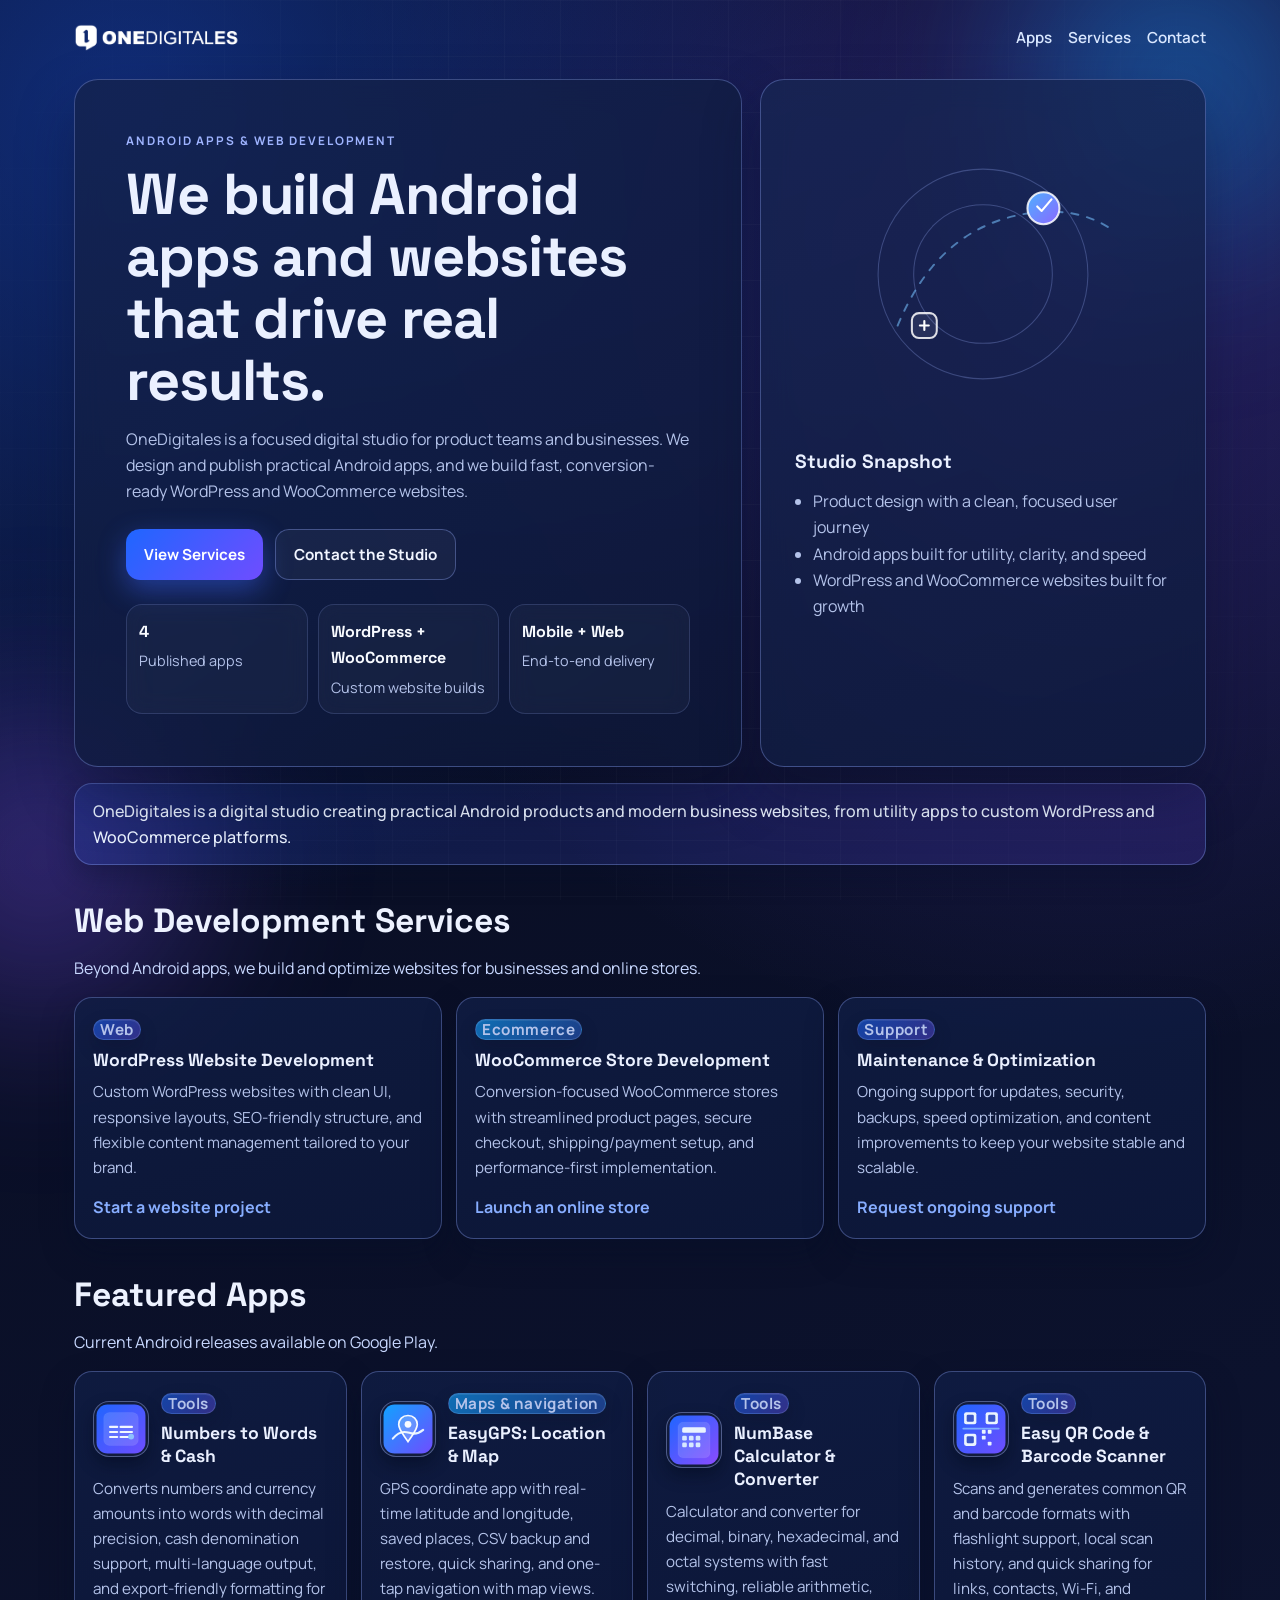
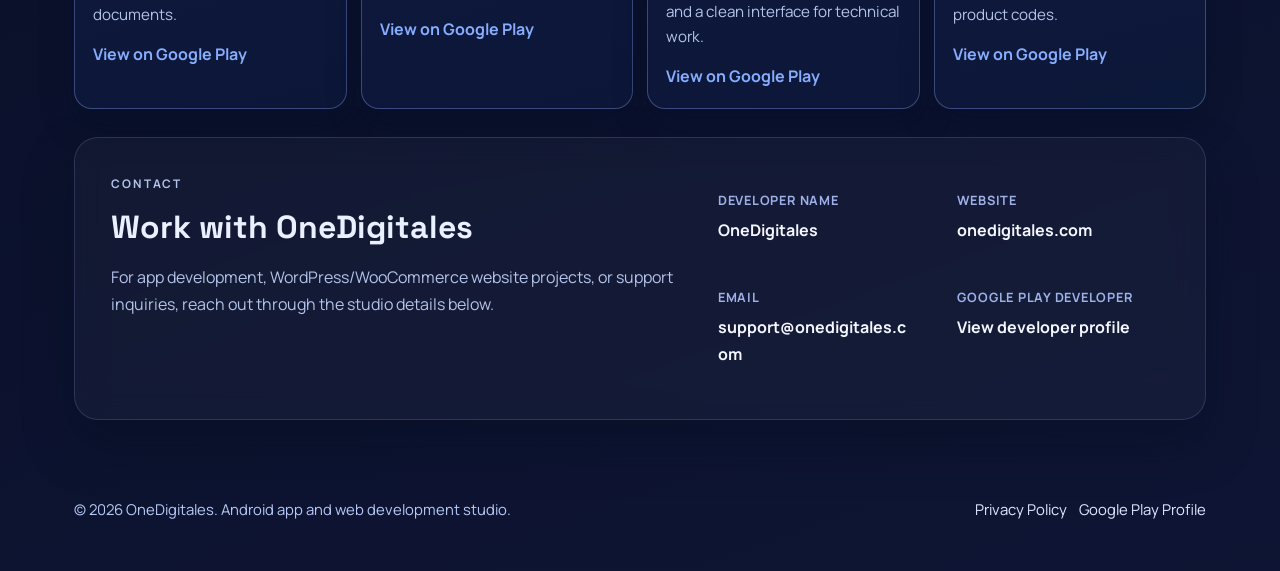
<file: index.html>
<!doctype html>
<html lang="en">

<head>
    <meta charset="UTF-8" />
    <meta name="viewport" content="width=device-width, initial-scale=1.0" />
    <meta name="description"
        content="OneDigitales is a digital product studio building Android apps and custom WordPress/WooCommerce websites with practical UX and growth-focused execution." />
    <title>OneDigitales | Android Apps &amp; Web Development</title>
    <link rel="preconnect" href="https://fonts.googleapis.com" />
    <link rel="preconnect" href="https://fonts.gstatic.com" crossorigin />
    <link
        href="https://fonts.googleapis.com/css2?family=Manrope:wght@400;500;600;700;800&family=Space+Grotesk:wght@500;600;700&display=swap"
        rel="stylesheet" />
    <link rel="icon" type="image/png" href="assets/images/Favicon.png" />
    <link rel="stylesheet" href="assets/css/styles.css" />
</head>

<body>
    <div class="site-bg" aria-hidden="true"></div>
    <div class="aurora aurora-one" aria-hidden="true"></div>
    <div class="aurora aurora-two" aria-hidden="true"></div>

    <header class="topbar">
        <a class="brand" href="index.html" aria-label="OneDigitales home">
            <img src="assets/images/Logo.png" alt="OneDigitales logo" width="150" height="24" />
        </a>
        <nav class="nav nav-desktop">
            <a href="#apps">Apps</a>
            <a href="#services">Services</a>
            <a href="#contact">Contact</a>
        </nav>
        <details class="nav-toggle">
            <summary aria-label="Open navigation menu">
                <span></span>
                <span></span>
                <span></span>
            </summary>
            <nav class="nav nav-mobile" aria-label="Mobile navigation">
                <a href="#apps">Apps</a>
                <a href="#services">Services</a>
                <a href="#contact">Contact</a>
            </nav>
        </details>
    </header>

    <main>
        <section class="hero">
            <div class="hero-copy-wrap">
                <p class="eyebrow">Android Apps &amp; Web Development</p>
                <h1>We build Android apps and websites that drive real results.</h1>
                <p class="hero-copy">
                    OneDigitales is a focused digital studio for product teams and businesses. We design and publish
                    practical Android apps, and we build fast, conversion-ready WordPress and WooCommerce websites.
                </p>
                <div class="hero-actions">
                    <a class="btn btn-primary" href="#services">View Services</a>
                    <a class="btn btn-secondary" href="#contact">Contact the Studio</a>
                </div>
                <div class="hero-metrics" aria-label="studio highlights">
                    <div>
                        <strong>4</strong>
                        <span>Published apps</span>
                    </div>
                    <div>
                        <strong>WordPress + WooCommerce</strong>
                        <span>Custom website builds</span>
                    </div>
                    <div>
                        <strong>Mobile + Web</strong>
                        <span>End-to-end delivery</span>
                    </div>
                </div>
            </div>
            <aside class="hero-panel" aria-label="developer highlights">
                <div class="hero-art" aria-hidden="true">
                    <svg class="orbit-svg" viewBox="0 0 360 360" role="presentation" focusable="false">
                        <defs>
                            <linearGradient id="orbit-gradient" x1="0%" y1="0%" x2="100%" y2="100%">
                                <stop offset="0%" stop-color="#4fb0ff" />
                                <stop offset="100%" stop-color="#8b67ff" />
                            </linearGradient>
                        </defs>
                        <circle class="orbit-ring orbit-ring-one" cx="180" cy="180" r="118" />
                        <circle class="orbit-ring orbit-ring-two" cx="180" cy="180" r="78" />
                        <path class="orbit-path" d="M84 238C115 163 165 120 236 111c33-4 63 2 86 17" />
                        <g class="orbit-node orbit-node-one">
                            <circle cx="0" cy="0" r="18" fill="url(#orbit-gradient)" />
                            <path d="M-7 -2l5 5 11-13" />
                        </g>
                        <g class="orbit-node orbit-node-two">
                            <rect x="-14" y="-14" width="28" height="28" rx="8" fill="rgba(255,255,255,0.08)" />
                            <path d="M-5 0h10M0 -5v10" />
                        </g>
                    </svg>
                </div>
                <h2>Studio Snapshot</h2>
                <ul>
                    <li>Product design with a clean, focused user journey</li>
                    <li>Android apps built for utility, clarity, and speed</li>
                    <li>WordPress and WooCommerce websites built for growth</li>
                </ul>
            </aside>
        </section>

        <section id="about" class="studio-strip" aria-label="about OneDigitales studio">
            <p>
                OneDigitales is a digital studio creating practical Android products and modern business websites,
                from utility apps to custom WordPress and WooCommerce platforms.
            </p>
        </section>

        <section id="services" class="apps-section" aria-label="OneDigitales services">
            <div class="section-head">
                <h2>Web Development Services</h2>
                <p>Beyond Android apps, we build and optimize websites for businesses and online stores.</p>
            </div>

            <div class="app-grid">
                <article class="app-card">
                    <div class="app-head">
                        <div>
                            <p class="app-tag app-tag-tools">Web</p>
                            <h3>WordPress Website Development</h3>
                        </div>
                    </div>
                    <p>
                        Custom WordPress websites with clean UI, responsive layouts, SEO-friendly structure,
                        and flexible content management tailored to your brand.
                    </p>
                    <a href="#contact">Start a website project</a>
                </article>

                <article class="app-card">
                    <div class="app-head">
                        <div>
                            <p class="app-tag app-tag-maps">Ecommerce</p>
                            <h3>WooCommerce Store Development</h3>
                        </div>
                    </div>
                    <p>
                        Conversion-focused WooCommerce stores with streamlined product pages, secure checkout,
                        shipping/payment setup, and performance-first implementation.
                    </p>
                    <a href="#contact">Launch an online store</a>
                </article>

                <article class="app-card">
                    <div class="app-head">
                        <div>
                            <p class="app-tag app-tag-tools">Support</p>
                            <h3>Maintenance &amp; Optimization</h3>
                        </div>
                    </div>
                    <p>
                        Ongoing support for updates, security, backups, speed optimization,
                        and content improvements to keep your website stable and scalable.
                    </p>
                    <a href="#contact">Request ongoing support</a>
                </article>
            </div>
        </section>

        <section id="apps" class="apps-section">
            <div class="section-head">
                <h2>Featured Apps</h2>
                <p>Current Android releases available on Google Play.</p>
            </div>

            <div class="app-grid">
                <article class="app-card">
                    <div class="app-head">
                        <img class="app-icon" src="assets/images/app-numbers-placeholder.svg"
                            alt="Numbers to Words and Cash icon placeholder" width="56" height="56" />
                        <div>
                            <p class="app-tag app-tag-tools">Tools</p>
                            <h3>Numbers to Words &amp; Cash</h3>
                        </div>
                    </div>
                    <p>
                        Converts numbers and currency amounts into words with decimal precision, cash denomination
                        support, multi-language output, and export-friendly formatting for documents.
                    </p>
                    <a href="https://play.google.com/store/apps/details?id=com.onedigitales.numberstowords"
                        target="_blank" rel="noopener noreferrer">View on Google Play</a>
                </article>

                <article class="app-card">
                    <div class="app-head">
                        <img class="app-icon" src="assets/images/app-gps-placeholder.svg"
                            alt="EasyGPS app icon placeholder" width="56" height="56" />
                        <div>
                            <p class="app-tag app-tag-maps">Maps &amp; navigation</p>
                            <h3>EasyGPS: Location &amp; Map</h3>
                        </div>
                    </div>
                    <p>
                        GPS coordinate app with real-time latitude and longitude, saved places, CSV backup and restore,
                        quick sharing, and one-tap navigation with map views.
                    </p>
                    <a href="https://play.google.com/store/apps/details?id=com.onedigitales.easygps" target="_blank"
                        rel="noopener noreferrer">View on Google Play</a>
                </article>

                <article class="app-card">
                    <div class="app-head">
                        <img class="app-icon" src="assets/images/app-numbase-placeholder.svg"
                            alt="NumBase app icon placeholder" width="56" height="56" />
                        <div>
                            <p class="app-tag app-tag-tools">Tools</p>
                            <h3>NumBase Calculator &amp; Converter</h3>
                        </div>
                    </div>
                    <p>
                        Calculator and converter for decimal, binary, hexadecimal, and octal systems with fast
                        switching, reliable arithmetic, and a clean interface for technical work.
                    </p>
                    <a href="https://play.google.com/store/apps/details?id=com.onedigitales.numbase" target="_blank"
                        rel="noopener noreferrer">View on Google Play</a>
                </article>

                <article class="app-card">
                    <div class="app-head">
                        <img class="app-icon" src="assets/images/app-qr-placeholder.svg"
                            alt="Easy QR app icon placeholder" width="56" height="56" />
                        <div>
                            <p class="app-tag app-tag-tools">Tools</p>
                            <h3>Easy QR Code &amp; Barcode Scanner</h3>
                        </div>
                    </div>
                    <p>
                        Scans and generates common QR and barcode formats with flashlight support, local scan history,
                        and quick sharing for links, contacts, Wi-Fi, and product codes.
                    </p>
                    <a href="https://play.google.com/store/apps/details?id=com.onedigitales.easyqr" target="_blank"
                        rel="noopener noreferrer">View on Google Play</a>
                </article>
            </div>
        </section>

        <section id="contact" class="contact-section" aria-label="contact OneDigitales">
            <div class="contact-card">
                <div>
                    <p class="eyebrow">Contact</p>
                    <h2>Work with OneDigitales</h2>
                    <p>
                        For app development, WordPress/WooCommerce website projects, or support inquiries,
                        reach out through the studio details below.
                    </p>
                </div>
                <div class="contact-grid">
                    <div>
                        <span>Developer Name</span>
                        <strong>OneDigitales</strong>
                    </div>
                    <div>
                        <span>Website</span>
                        <a href="https://onedigitales.com/" target="_blank"
                            rel="noopener noreferrer">onedigitales.com</a>
                    </div>
                    <div>
                        <span>Email</span>
                        <a href="mailto:support@onedigitales.com">support@onedigitales.com</a>
                    </div>
                    <div>
                        <span>Google Play Developer</span>
                        <a href="https://play.google.com/store/apps/dev?id=6471863079926662033" target="_blank"
                            rel="noopener noreferrer">View developer profile</a>
                    </div>
                </div>
            </div>
        </section>
    </main>

    <footer class="footer">
        <p>© 2026 OneDigitales. Android app and web development studio.</p>
        <div class="footer-links">
            <a href="/app-privacy-policy/">Privacy Policy</a>
            <a href="https://play.google.com/store/apps/dev?id=6471863079926662033" target="_blank"
                rel="noopener noreferrer">Google Play Profile</a>
        </div>
    </footer>
</body>

</html>
</file>
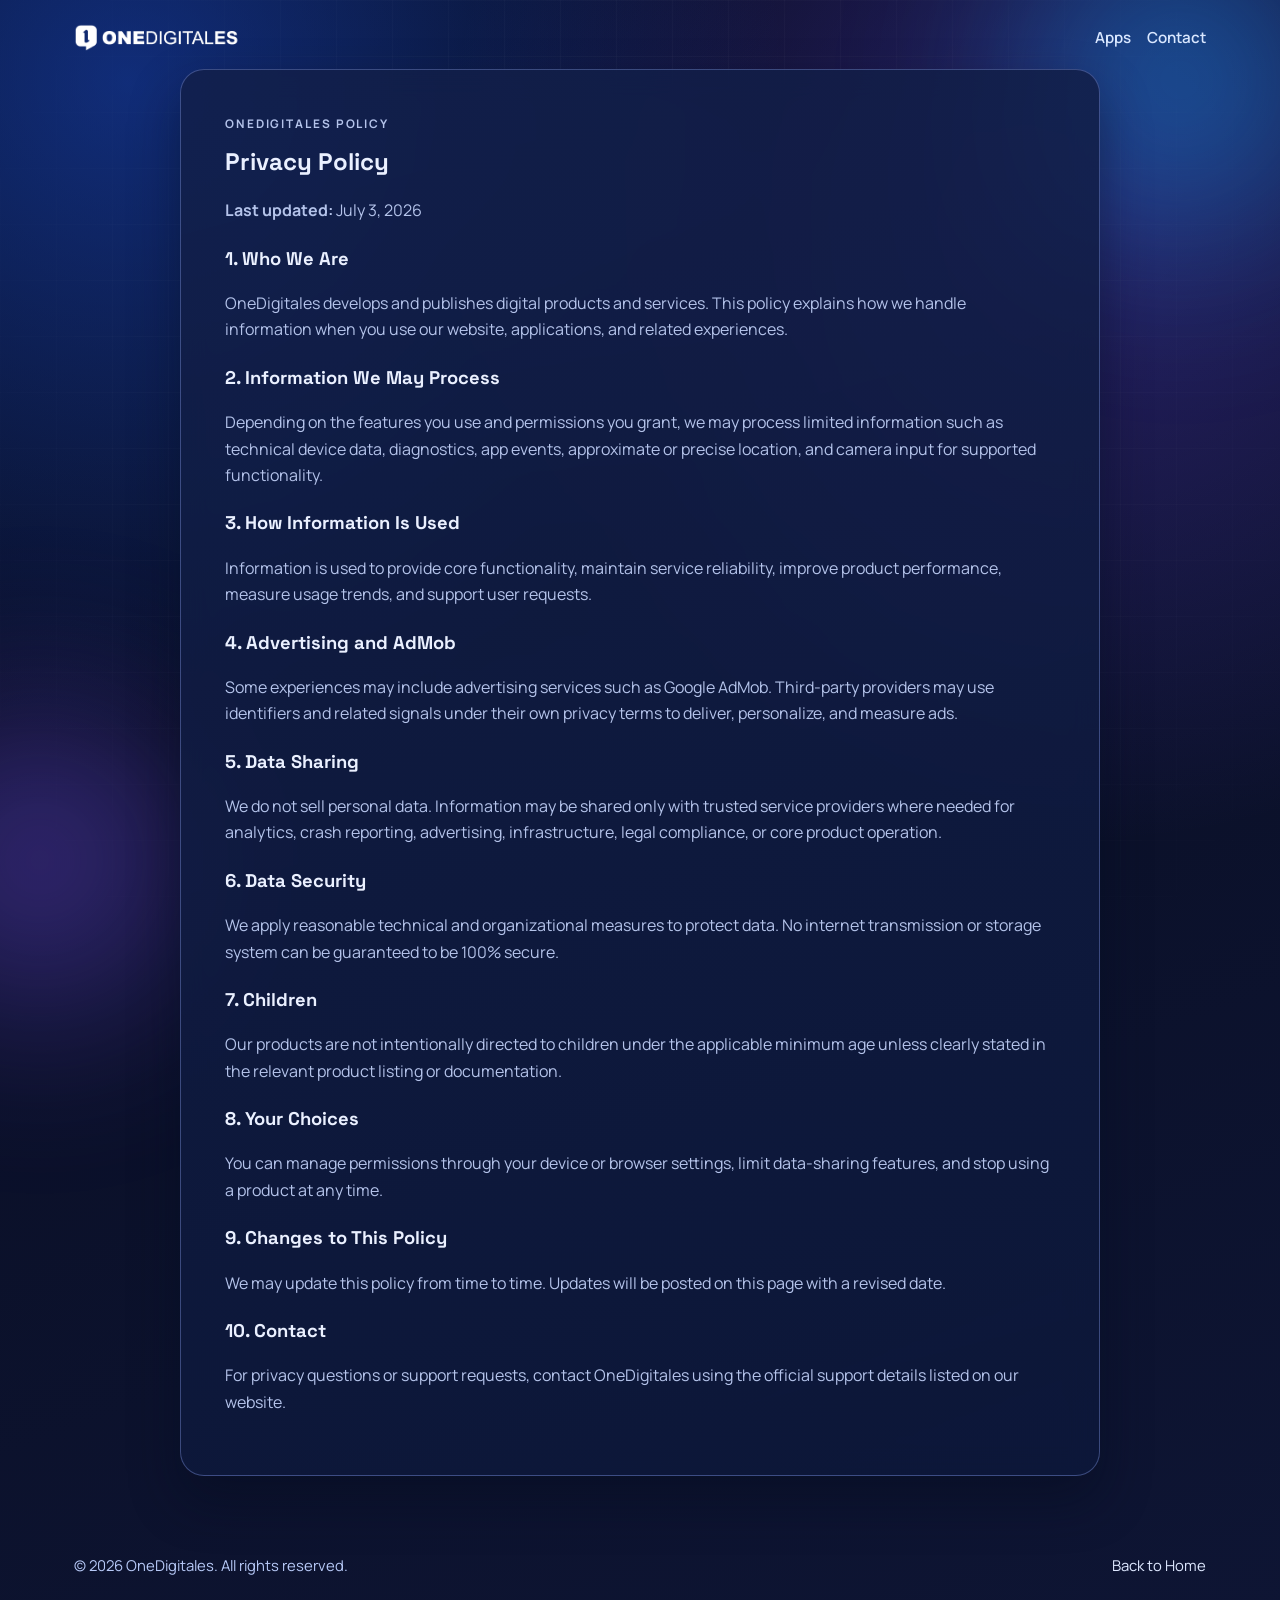
<file: app-privacy-policy/index.html>
<!doctype html>
<html lang="en">

<head>
    <meta charset="UTF-8" />
    <meta name="viewport" content="width=device-width, initial-scale=1.0" />
    <meta name="description" content="OneDigitales privacy policy for website and app experiences." />
    <title>OneDigitales | Privacy Policy</title>
    <link rel="preconnect" href="https://fonts.googleapis.com" />
    <link rel="preconnect" href="https://fonts.gstatic.com" crossorigin />
    <link
        href="https://fonts.googleapis.com/css2?family=Manrope:wght@400;500;600;700;800&family=Space+Grotesk:wght@500;600;700&display=swap"
        rel="stylesheet" />
    <link rel="icon" type="image/png" href="../assets/images/Favicon.png" />
    <link rel="stylesheet" href="../assets/css/styles.css" />
</head>

<body>
    <div class="site-bg" aria-hidden="true"></div>
    <div class="aurora aurora-one" aria-hidden="true"></div>
    <div class="aurora aurora-two" aria-hidden="true"></div>

    <header class="topbar">
        <a class="brand" href="../index.html" aria-label="OneDigitales home">
            <img src="../assets/images/Logo.png" alt="OneDigitales logo" width="150" height="24" />
        </a>
        <nav class="nav nav-desktop">
            <a href="../index.html#apps">Apps</a>
            <a href="../index.html#contact">Contact</a>
        </nav>
        <details class="nav-toggle">
            <summary aria-label="Open navigation menu">
                <span></span>
                <span></span>
                <span></span>
            </summary>
            <nav class="nav nav-mobile" aria-label="Mobile navigation">
                <a href="../index.html#apps">Apps</a>
                <a href="../index.html#contact">Contact</a>
            </nav>
        </details>
    </header>

    <main class="policy-main">
        <section class="policy-card">
            <p class="eyebrow">OneDigitales Policy</p>
            <h1>Privacy Policy</h1>
            <p><strong>Last updated:</strong> July 3, 2026</p>

            <h2>1. Who We Are</h2>
            <p>
                OneDigitales develops and publishes digital products and services. This policy explains how we handle
                information when you use our website, applications, and related experiences.
            </p>

            <h2>2. Information We May Process</h2>
            <p>
                Depending on the features you use and permissions you grant, we may process limited information such as
                technical device data, diagnostics, app events, approximate or precise location, and camera input for
                supported functionality.
            </p>

            <h2>3. How Information Is Used</h2>
            <p>
                Information is used to provide core functionality, maintain service reliability, improve product
                performance, measure usage trends, and support user requests.
            </p>

            <h2>4. Advertising and AdMob</h2>
            <p>
                Some experiences may include advertising services such as Google AdMob. Third-party providers may use
                identifiers and related signals under their own privacy terms to deliver, personalize, and measure ads.
            </p>

            <h2>5. Data Sharing</h2>
            <p>
                We do not sell personal data. Information may be shared only with trusted service providers where needed
                for analytics, crash reporting, advertising, infrastructure, legal compliance, or core product
                operation.
            </p>

            <h2>6. Data Security</h2>
            <p>
                We apply reasonable technical and organizational measures to protect data. No internet transmission or
                storage
                system can be guaranteed to be 100% secure.
            </p>

            <h2>7. Children</h2>
            <p>
                Our products are not intentionally directed to children under the applicable minimum age unless clearly
                stated in the relevant product listing or documentation.
            </p>

            <h2>8. Your Choices</h2>
            <p>
                You can manage permissions through your device or browser settings, limit data-sharing features, and
                stop using a product at any time.
            </p>

            <h2>9. Changes to This Policy</h2>
            <p>We may update this policy from time to time. Updates will be posted on this page with a revised date.</p>

            <h2>10. Contact</h2>
            <p>
                For privacy questions or support requests, contact OneDigitales using the official support details
                listed on our website.
            </p>
        </section>
    </main>

    <footer class="footer">
        <p>© 2026 OneDigitales. All rights reserved.</p>
        <div class="footer-links">
            <a href="../index.html">Back to Home</a>
        </div>
    </footer>
</body>

</html>
</file>
<file: assets/css/styles.css>
:root {
    --bg-900: #070b1d;
    --bg-800: #0e1534;
    --surface: rgba(14, 23, 53, 0.56);
    --surface-alt: rgba(18, 30, 67, 0.72);
    --text-900: #eaf0ff;
    --text-700: #b4c3ea;
    --line: rgba(147, 171, 255, 0.34);
    --blue: #1f66ff;
    --blue-2: #11a2ff;
    --purple: #6f4dff;
    --gold: #ffcb74;
}

* {
    box-sizing: border-box;
}

html,
body {
    margin: 0;
    padding: 0;
}

body {
    font-family: "Manrope", "Segoe UI", sans-serif;
    color: var(--text-900);
    background: radial-gradient(circle at 10% 5%, rgba(27, 81, 219, 0.48), transparent 34%),
        radial-gradient(circle at 85% 12%, rgba(111, 77, 255, 0.3), transparent 36%),
        linear-gradient(160deg, var(--bg-900), var(--bg-800));
    min-height: 100vh;
    line-height: 1.65;
    overflow-x: hidden;
}

.site-bg {
    position: fixed;
    inset: 0;
    pointer-events: none;
    background-image: linear-gradient(rgba(255, 255, 255, 0.03) 1px, transparent 1px),
        linear-gradient(90deg, rgba(255, 255, 255, 0.03) 1px, transparent 1px);
    background-size: 56px 56px;
    mask-image: radial-gradient(circle at center, #000 40%, transparent 100%);
    z-index: 0;
}

.aurora {
    position: fixed;
    width: 520px;
    height: 520px;
    border-radius: 50%;
    filter: blur(70px);
    z-index: 0;
    pointer-events: none;
    opacity: 0.55;
}

.aurora-one {
    background: radial-gradient(circle, rgba(15, 162, 255, 0.9) 0%, rgba(15, 162, 255, 0.05) 60%);
    top: -180px;
    right: -160px;
}

.aurora-two {
    background: radial-gradient(circle, rgba(127, 84, 255, 0.82) 0%, rgba(127, 84, 255, 0.03) 60%);
    left: -220px;
    bottom: -220px;
}

.topbar,
main,
.footer {
    position: relative;
    z-index: 1;
}

.topbar {
    max-width: 1180px;
    margin: 0 auto;
    padding: 24px 24px 10px;
    display: flex;
    justify-content: space-between;
    align-items: center;
    gap: 14px;
    z-index: 20;
}

.nav-toggle {
    display: none;
    position: relative;
    z-index: 30;
}

.nav-toggle summary {
    list-style: none;
    cursor: pointer;
    width: 46px;
    height: 46px;
    border-radius: 14px;
    border: 1px solid rgba(150, 173, 255, 0.28);
    background: rgba(255, 255, 255, 0.04);
    box-shadow: 0 10px 24px rgba(3, 9, 28, 0.25);
    display: inline-flex;
    align-items: center;
    justify-content: center;
    gap: 4px;
    flex-direction: column;
}

.nav-toggle summary::-webkit-details-marker {
    display: none;
}

.nav-toggle summary span {
    width: 18px;
    height: 2px;
    border-radius: 999px;
    background: #eff6ff;
    display: block;
    transition: transform 0.2s ease, opacity 0.2s ease;
}

.nav-toggle[open] summary span:nth-child(1) {
    transform: translateY(6px) rotate(45deg);
}

.nav-toggle[open] summary span:nth-child(2) {
    opacity: 0;
}

.nav-toggle[open] summary span:nth-child(3) {
    transform: translateY(-6px) rotate(-45deg);
}

.nav-mobile {
    position: absolute;
    top: calc(100% + 10px);
    right: 0;
    min-width: 180px;
    padding: 10px;
    border-radius: 18px;
    border: 1px solid rgba(150, 173, 255, 0.22);
    background: rgba(11, 18, 42, 0.96);
    box-shadow: 0 18px 42px rgba(2, 7, 24, 0.48);
    backdrop-filter: blur(16px);
    display: grid;
    gap: 8px;
    z-index: 1000;
}

.nav-mobile a {
    padding: 10px 12px;
    border-radius: 12px;
    background: rgba(255, 255, 255, 0.04);
}

.brand {
    display: inline-flex;
    align-items: center;
    gap: 12px;
    text-decoration: none;
    color: #f7faff;
    font-weight: 700;
    letter-spacing: 0.2px;
    font-family: "Space Grotesk", "Segoe UI", sans-serif;
    line-height: 0;
}

.brand img {
    width: min(168px, 38vw);
    height: auto;
    display: block;
    object-fit: contain;
    border: 0;
    background: transparent;
    border-radius: 0;
    box-shadow: none;
}

.nav {
    display: flex;
    gap: 16px;
}

.nav a {
    color: #d9e7ff;
    text-decoration: none;
    font-weight: 600;
    font-size: 0.95rem;
    transition: color 0.25s ease;
}

.nav a:hover {
    color: #ffffff;
}

main {
    max-width: 1180px;
    margin: 0 auto;
    padding: 18px 24px 48px;
}

.hero {
    display: grid;
    grid-template-columns: 1.35fr 0.9fr;
    gap: 18px;
    align-items: stretch;
}

.hero-copy-wrap,
.hero-panel {
    border-radius: 24px;
    border: 1px solid var(--line);
    box-shadow: 0 26px 55px rgba(8, 16, 42, 0.38);
    backdrop-filter: blur(14px);
    animation: reveal-up 0.7s ease both;
}

.hero-copy-wrap {
    background: linear-gradient(145deg, rgba(20, 34, 76, 0.78), rgba(13, 23, 55, 0.78));
    padding: clamp(28px, 4vw, 56px);
}

.hero-panel {
    background: linear-gradient(160deg, rgba(23, 38, 83, 0.76), rgba(15, 27, 63, 0.8));
    padding: clamp(22px, 3vw, 34px);
    animation-delay: 0.1s;
}

.hero-copy-wrap {
    display: flex;
    flex-direction: column;
}

.eyebrow {
    margin: 0;
    text-transform: uppercase;
    letter-spacing: 0.16em;
    font-size: 0.74rem;
    font-weight: 700;
    color: #9fb4ff;
}

.hero h1 {
    margin: 12px 0 14px;
    font-family: "Space Grotesk", "Segoe UI", sans-serif;
    font-size: clamp(2rem, 4.9vw, 3.6rem);
    letter-spacing: -0.02em;
    line-height: 1.08;
}

.hero-copy {
    margin: 0;
    max-width: 65ch;
    color: var(--text-700);
}

.hero-actions {
    margin-top: 24px;
    display: flex;
    flex-wrap: wrap;
    gap: 12px;
}

.btn {
    display: inline-flex;
    align-items: center;
    justify-content: center;
    border-radius: 14px;
    text-decoration: none;
    font-weight: 700;
    font-size: 0.95rem;
    padding: 12px 18px;
    transition: transform 0.2s ease, box-shadow 0.2s ease;
}

.btn:hover {
    transform: translateY(-1px);
}

.btn-primary {
    color: #fff;
    background: linear-gradient(130deg, var(--blue), var(--purple));
    box-shadow: 0 10px 28px rgba(59, 101, 255, 0.45);
}

.btn-secondary {
    color: #f1f5ff;
    border: 1px solid rgba(150, 173, 255, 0.35);
    background: rgba(255, 255, 255, 0.04);
}

.hero-metrics {
    margin-top: 24px;
    display: grid;
    grid-template-columns: repeat(3, minmax(0, 1fr));
    gap: 10px;
}

.hero-metrics div,
.service-card,
.contact-card {
    background: rgba(255, 255, 255, 0.03);
    border: 1px solid rgba(155, 176, 255, 0.18);
}

.hero-metrics div {
    border-radius: 16px;
    padding: 14px 12px;
    backdrop-filter: blur(10px);
}

.hero-metrics strong {
    display: block;
    font-family: "Space Grotesk", "Segoe UI", sans-serif;
    font-size: 1rem;
    color: #f8fbff;
}

.hero-metrics span {
    display: block;
    margin-top: 4px;
    color: var(--text-700);
    font-size: 0.9rem;
}

.hero-art {
    margin-bottom: 12px;
}

.orbit-svg {
    display: block;
    width: min(100%, 320px);
    margin: 0 auto;
    overflow: visible;
}

.orbit-ring,
.orbit-path,
.orbit-node {
    fill: none;
    stroke-linecap: round;
    stroke-linejoin: round;
}

.orbit-ring {
    stroke: rgba(157, 179, 255, 0.28);
    stroke-width: 1.2;
    transform-origin: 180px 180px;
    animation: spin-slow 20s linear infinite;
}

.orbit-ring-two {
    animation-duration: 13s;
    animation-direction: reverse;
}

.orbit-path {
    stroke: rgba(120, 194, 255, 0.56);
    stroke-width: 2.2;
    stroke-dasharray: 8 10;
    animation: dash-flow 7s linear infinite;
}

.orbit-node {
    stroke: rgba(255, 255, 255, 0.85);
    stroke-width: 2.3;
    transform-box: fill-box;
    transform-origin: center;
    animation: float-node 5.8s ease-in-out infinite;
}

.orbit-node-one {
    transform: translate(248px, 106px);
}

.orbit-node-two {
    transform: translate(114px, 238px);
    animation-delay: 0.8s;
}

.orbit-node path {
    stroke: #ffffff;
    stroke-width: 2.4;
    fill: none;
}

.hero-panel h2 {
    margin: 0 0 10px;
    font-family: "Space Grotesk", "Segoe UI", sans-serif;
    font-size: 1.2rem;
}

.hero-panel ul {
    margin: 0;
    padding-left: 18px;
}

.hero-panel li {
    color: var(--text-700);
}

.studio-strip {
    margin-top: 16px;
    border-radius: 18px;
    background: linear-gradient(120deg, rgba(31, 102, 255, 0.16), rgba(111, 77, 255, 0.18));
    border: 1px solid rgba(148, 173, 255, 0.34);
    padding: 14px 18px;
    color: #eaf2ff;
    font-weight: 500;
    box-shadow: 0 12px 26px rgba(6, 15, 40, 0.35);
}

.studio-strip p {
    margin: 0;
}

.apps-section {
    margin-top: 28px;
}

.section-head {
    margin-bottom: 16px;
}

.section-head h2 {
    margin: 0;
    color: #edf2ff;
    font-family: "Space Grotesk", "Segoe UI", sans-serif;
    font-size: clamp(1.4rem, 3vw, 2.1rem);
}

.section-head p {
    margin: 6px 0 0;
    color: #c8d8ff;
}

.app-grid {
    display: grid;
    grid-template-columns: repeat(auto-fit, minmax(250px, 1fr));
    gap: 14px;
}

.app-card {
    background: linear-gradient(165deg, rgba(16, 29, 68, 0.84), rgba(13, 24, 58, 0.84));
    border: 1px solid var(--line);
    border-radius: 18px;
    padding: 18px;
    box-shadow: 0 14px 32px rgba(5, 14, 38, 0.44);
    animation: reveal-up 0.78s ease both;
}

.app-head {
    display: flex;
    gap: 12px;
    align-items: center;
    margin-bottom: 8px;
}

.app-icon {
    width: 56px;
    height: 56px;
    border-radius: 16px;
    flex-shrink: 0;
    border: 1px solid rgba(171, 191, 255, 0.4);
    background: rgba(20, 30, 62, 0.82);
    box-shadow: 0 8px 16px rgba(3, 9, 28, 0.45);
}

.app-tag {
    margin: 0;
    display: inline-block;
    padding: 2px 6px;
    border-radius: 999px;
    font-size: 0.46rem;
    font-weight: 700;
    letter-spacing: 0.04em;
    line-height: 1;
    text-transform: none;
    color: #eff6ff;
    border: 1px solid rgba(172, 193, 255, 0.2);
    background: linear-gradient(135deg, rgba(52, 82, 174, 0.52), rgba(113, 84, 255, 0.34));
    box-shadow: inset 0 1px 0 rgba(255, 255, 255, 0.08), 0 8px 18px rgba(7, 14, 34, 0.24);
}

.app-tag-tools {
    background: linear-gradient(135deg, rgba(24, 95, 232, 0.62), rgba(112, 83, 255, 0.38));
}

.app-tag-maps {
    background: linear-gradient(135deg, rgba(17, 162, 255, 0.62), rgba(54, 120, 255, 0.38));
}

.app-card h3 {
    margin: 6px 0 0;
    font-family: "Space Grotesk", "Segoe UI", sans-serif;
    font-size: 1.1rem;
    line-height: 1.3;
}

.app-card p {
    margin: 0;
    color: var(--text-700);
    font-size: 0.95rem;
}

.app-card a {
    margin-top: 14px;
    display: inline-block;
    text-decoration: none;
    font-weight: 700;
    color: #87adff;
}

.app-card a:hover {
    color: #b4c5ff;
}

.contact-section {
    margin-top: 28px;
}

.contact-card {
    border-radius: 24px;
    padding: clamp(22px, 3.5vw, 36px);
    display: grid;
    grid-template-columns: 1.1fr 0.9fr;
    gap: 20px;
    box-shadow: 0 24px 50px rgba(4, 12, 30, 0.34);
    backdrop-filter: blur(14px);
}

.contact-card h2 {
    margin: 8px 0 10px;
    font-family: "Space Grotesk", "Segoe UI", sans-serif;
    font-size: clamp(1.35rem, 3vw, 2rem);
}

.contact-card p {
    margin: 0;
    color: var(--text-700);
}

.contact-grid {
    display: grid;
    grid-template-columns: repeat(2, minmax(0, 1fr));
    gap: 12px;
}

.contact-grid div {
    padding: 16px;
    border-radius: 16px;
    min-width: 0;
}

.contact-grid span {
    display: block;
    margin-bottom: 6px;
    color: #9eb2e9;
    font-size: 0.8rem;
    font-weight: 700;
    letter-spacing: 0.06em;
    text-transform: uppercase;
}

.contact-grid strong,
.contact-grid a {
    color: #f4f7ff;
    font-size: 1rem;
    font-weight: 700;
    text-decoration: none;
    word-break: normal;
    overflow-wrap: anywhere;
}

.contact-grid a:hover {
    color: #dce6ff;
    text-decoration: underline;
}

.policy-main {
    display: flex;
    justify-content: center;
    padding-top: 8px;
}

.policy-card {
    width: min(920px, 100%);
    background: linear-gradient(165deg, rgba(18, 31, 73, 0.84), rgba(13, 24, 58, 0.86));
    border-radius: 24px;
    border: 1px solid var(--line);
    padding: clamp(22px, 3.8vw, 44px);
    box-shadow: 0 24px 50px rgba(4, 12, 30, 0.44);
    backdrop-filter: blur(14px);
    animation: reveal-up 0.7s ease both;
}

.policy-card h1,
.policy-card h2 {
    font-family: "Space Grotesk", "Segoe UI", sans-serif;
}

.policy-card h1 {
    margin: 8px 0;
}

.policy-card h2 {
    margin: 20px 0 8px;
    font-size: 1.15rem;
}

.policy-card p,
.policy-card li {
    color: var(--text-700);
}

.policy-card ul {
    margin: 8px 0;
    padding-left: 20px;
}

.policy-card a {
    color: #8ab0ff;
}

.footer {
    max-width: 1180px;
    margin: 14px auto 34px;
    padding: 0 24px;
    color: #b7c9f7;
    font-size: 0.93rem;
    display: flex;
    justify-content: space-between;
    align-items: center;
    flex-wrap: wrap;
    gap: 10px;
}

.footer-links {
    display: flex;
    gap: 12px;
}

.footer a {
    color: #dee8ff;
    text-decoration: none;
}

.footer a:hover {
    text-decoration: underline;
}

@keyframes reveal-up {
    from {
        opacity: 0;
        transform: translateY(12px);
    }

    to {
        opacity: 1;
        transform: translateY(0);
    }
}

@keyframes spin-slow {
    from {
        transform: rotate(0deg);
    }

    to {
        transform: rotate(360deg);
    }
}

@keyframes dash-flow {
    from {
        stroke-dashoffset: 0;
    }

    to {
        stroke-dashoffset: -72;
    }
}

@keyframes float-node {

    0%,
    100% {
        transform: translate(var(--node-x, 0), var(--node-y, 0)) translateY(0);
    }

    50% {
        transform: translate(var(--node-x, 0), var(--node-y, 0)) translateY(-8px);
    }
}

.orbit-node-one {
    --node-x: 248px;
    --node-y: 106px;
}

.orbit-node-two {
    --node-x: 114px;
    --node-y: 238px;
}

@media (max-width: 930px) {
    .hero {
        grid-template-columns: 1fr;
    }

    .hero h1 {
        font-size: clamp(1.9rem, 8.2vw, 2.9rem);
    }

    .hero-metrics {
        grid-template-columns: 1fr;
    }
}

@media (max-width: 720px) {
    .topbar {
        padding-top: 16px;
        align-items: center;
    }

    .nav-desktop {
        display: none;
    }

    .nav-toggle {
        display: block;
        margin-left: auto;
    }

    .nav-mobile {
        right: 0;
    }

    .btn {
        width: 100%;
    }

    .contact-card {
        grid-template-columns: 1fr;
    }

    .contact-grid {
        grid-template-columns: 1fr;
    }

    .footer {
        margin-top: 20px;
    }
}

@media (min-width: 721px) {
    .nav-mobile {
        display: none;
    }
}
</file>
